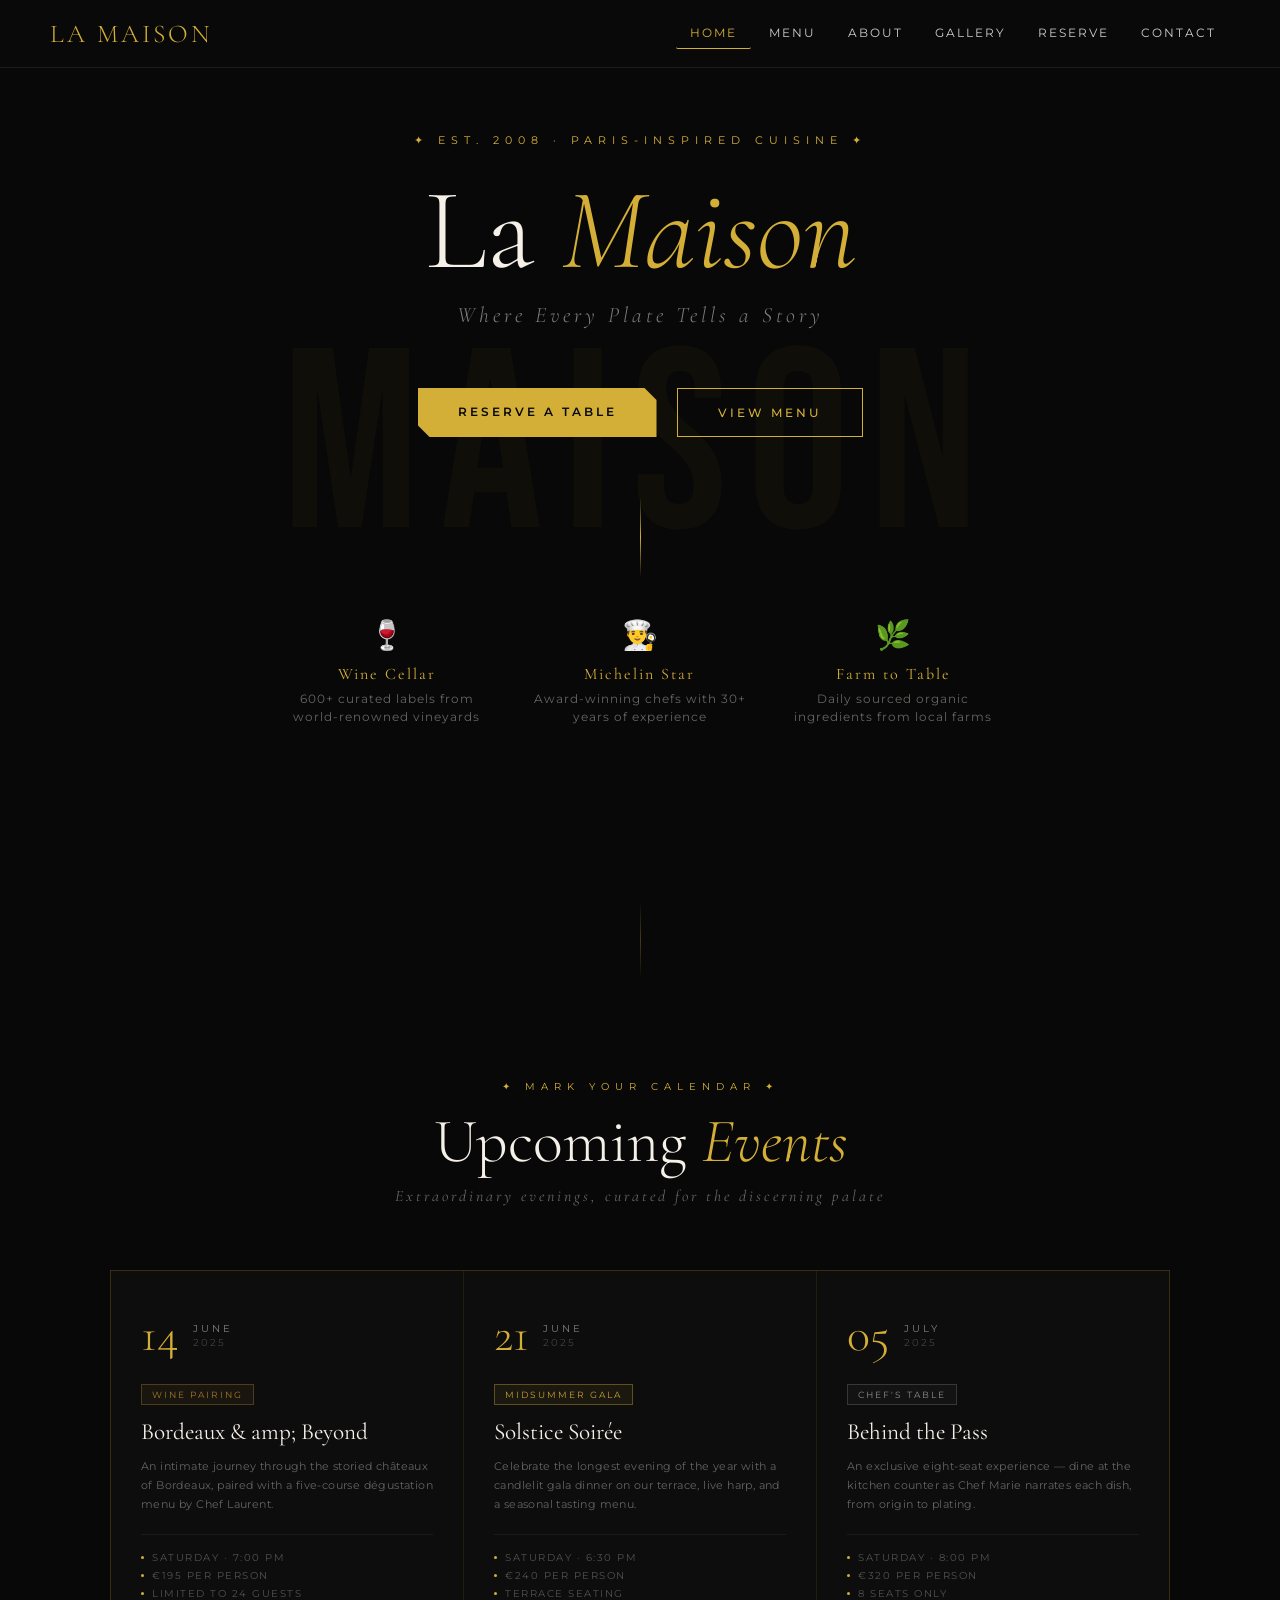
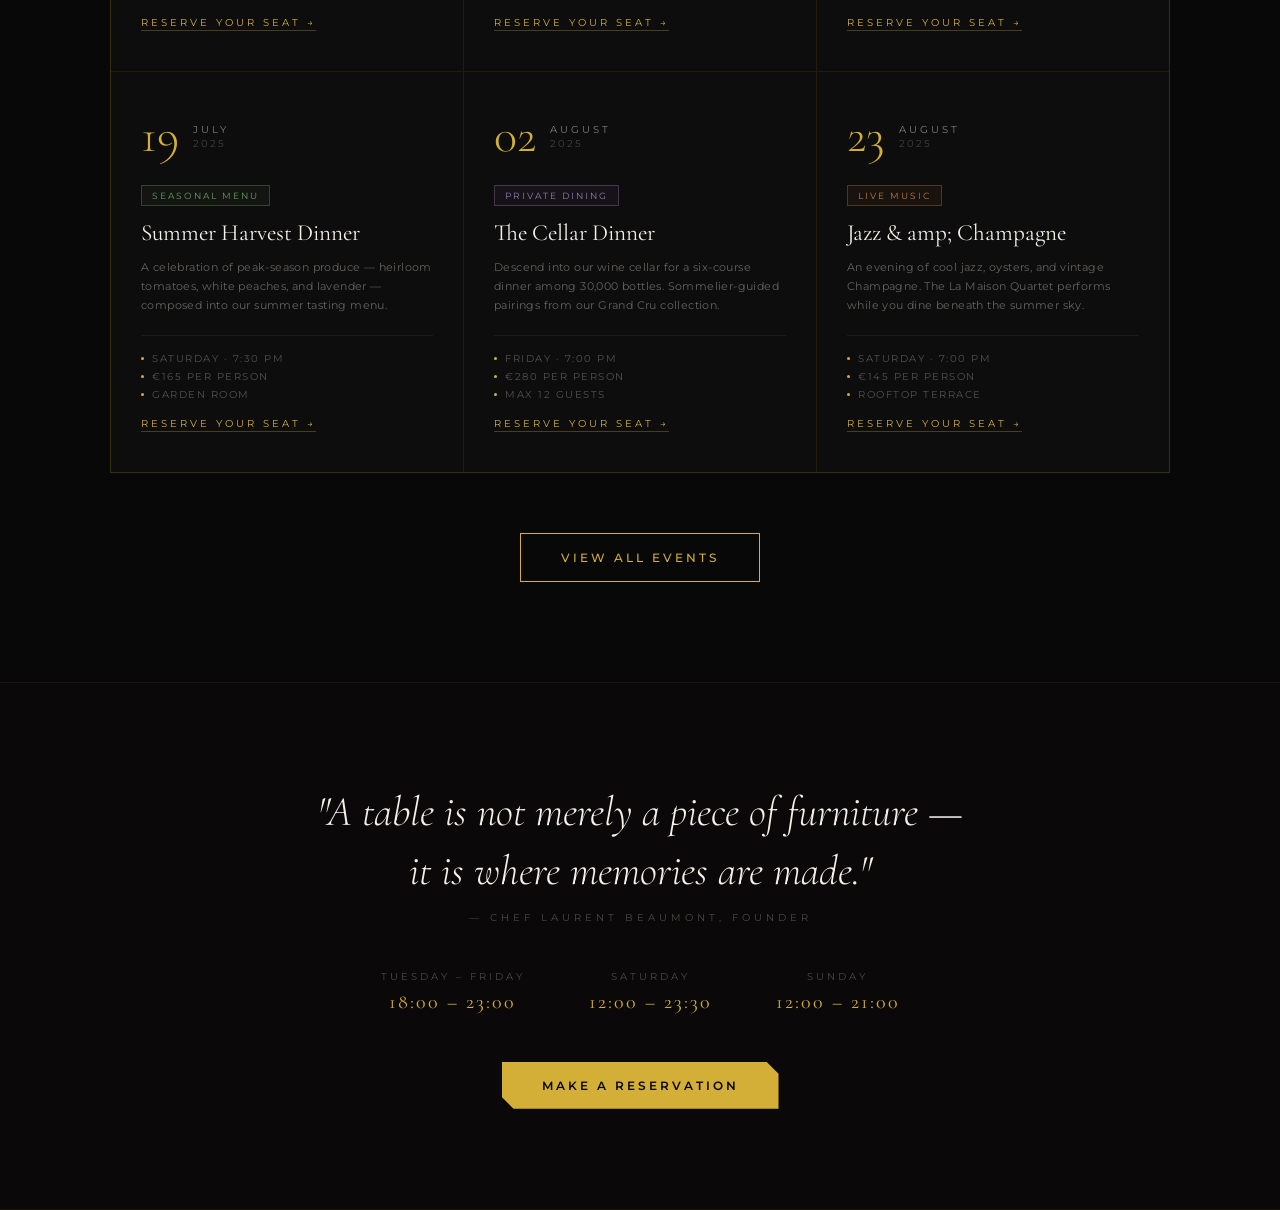
<file: index.html>
<!DOCTYPE html>
<html lang="en">

<head>
  <meta charset="UTF-8">
  <meta name="viewport" content="width=device-width, initial-scale=1.0">
  <title>La Maison – Home</title>
  <link
    href="https://fonts.googleapis.com/css2?family=Cormorant+Garamond:ital,wght@0,300;0,400;0,600;1,300;1,400&family=Montserrat:wght@300;400;500;600&family=Playfair+Display:ital,wght@0,700;1,400&family=Bebas+Neue&display=swap"
    rel="stylesheet">
  <link rel="stylesheet" href="global.css">
  <link rel="stylesheet" href="home.css">
</head>

<body>

  <!-- GLOBAL NAV -->
  <nav class="global-nav">
    <a href="index.html" class="nav-logo">LA MAISON</a>
    <div class="nav-links">
      <a href="index.html" class="nav-btn active-page">Home</a>
      <a href="menu.html" class="nav-btn">Menu</a>
      <a href="about.html" class="nav-btn">About</a>
      <a href="gallery.html" class="nav-btn">Gallery</a>
      <a href="reservations.html" class="nav-btn">Reserve</a>
      <a href="contact.html" class="nav-btn">Contact</a>
    </div>
  </nav>

  <!-- ===== HERO ===== -->
  <section class="p1-hero">
    <div class="p1-bg-text">MAISON</div>
    <p class="p1-tag">✦ Est. 2008 · Paris-Inspired Cuisine ✦</p>
    <h1 class="p1-title">La <em>Maison</em></h1>
    <p class="p1-subtitle">Where Every Plate Tells a Story</p>
    <div class="p1-cta-wrap">
      <a href="reservations.html" class="btn-gold">Reserve a Table</a>
      <a href="menu.html" class="btn-outline">View Menu</a>
    </div>
    <div class="p1-divider"></div>
    <div class="p1-features">
      <div class="p1-feat">
        <div class="p1-feat-icon">🍷</div>
        <div class="p1-feat-title">Wine Cellar</div>
        <div class="p1-feat-desc">600+ curated labels from world-renowned vineyards</div>
      </div>
      <div class="p1-feat">
        <div class="p1-feat-icon">👨‍🍳</div>
        <div class="p1-feat-title">Michelin Star</div>
        <div class="p1-feat-desc">Award-winning chefs with 30+ years of experience</div>
      </div>
      <div class="p1-feat">
        <div class="p1-feat-icon">🌿</div>
        <div class="p1-feat-title">Farm to Table</div>
        <div class="p1-feat-desc">Daily sourced organic ingredients from local farms</div>
      </div>
    </div>
  </section>

  <!-- Section transition line -->
  <div class="section-line-divider"></div>

  <!-- ===== UPCOMING EVENTS ===== -->
  <section class="events-section">
    <p class="section-eyebrow">✦ Mark Your Calendar ✦</p>
    <h2 class="section-heading">Upcoming <em>Events</em></h2>
    <p class="section-subline">Extraordinary evenings, curated for the discerning palate</p>

    <div class="events-grid">

      <!-- Event 1 -->
      <div class="event-card">
        <div class="event-date-block">
          <div class="event-day">14</div>
          <div class="event-month-year">
            <span class="event-month">June</span>
            <span class="event-year">2025</span>
          </div>
        </div>
        <span class="event-badge badge-wine">Wine Pairing</span>
        <div class="event-name">Bordeaux & amp; Beyond</div>
        <div class="event-desc">An intimate journey through the storied châteaux of Bordeaux, paired with a five-course
          dégustation menu by Chef Laurent.</div>
        <div class="event-meta">
          <div class="event-meta-row"><span class="event-meta-dot"></span> Saturday · 7:00 PM</div>
          <div class="event-meta-row"><span class="event-meta-dot"></span> €195 per person</div>
          <div class="event-meta-row"><span class="event-meta-dot"></span> Limited to 24 guests</div>
        </div>
        <a href="reservations.html" class="event-reserve-link">Reserve Your Seat →</a>
      </div>

      <!-- Event 2 -->
      <div class="event-card">
        <div class="event-date-block">
          <div class="event-day">21</div>
          <div class="event-month-year">
            <span class="event-month">June</span>
            <span class="event-year">2025</span>
          </div>
        </div>
        <span class="event-badge badge-gala">Midsummer Gala</span>
        <div class="event-name">Solstice Soirée</div>
        <div class="event-desc">Celebrate the longest evening of the year with a candlelit gala dinner on our terrace,
          live harp, and a seasonal tasting menu.</div>
        <div class="event-meta">
          <div class="event-meta-row"><span class="event-meta-dot"></span> Saturday · 6:30 PM</div>
          <div class="event-meta-row"><span class="event-meta-dot"></span> €240 per person</div>
          <div class="event-meta-row"><span class="event-meta-dot"></span> Terrace seating</div>
        </div>
        <a href="reservations.html" class="event-reserve-link">Reserve Your Seat →</a>
      </div>

      <!-- Event 3 -->
      <div class="event-card">
        <div class="event-date-block">
          <div class="event-day">05</div>
          <div class="event-month-year">
            <span class="event-month">July</span>
            <span class="event-year">2025</span>
          </div>
        </div>
        <span class="event-badge badge-chef">Chef's Table</span>
        <div class="event-name">Behind the Pass</div>
        <div class="event-desc">An exclusive eight-seat experience — dine at the kitchen counter as Chef Marie narrates
          each dish, from origin to plating.</div>
        <div class="event-meta">
          <div class="event-meta-row"><span class="event-meta-dot"></span> Saturday · 8:00 PM</div>
          <div class="event-meta-row"><span class="event-meta-dot"></span> €320 per person</div>
          <div class="event-meta-row"><span class="event-meta-dot"></span> 8 seats only</div>
        </div>
        <a href="reservations.html" class="event-reserve-link">Reserve Your Seat →</a>
      </div>

      <!-- Event 4 -->
      <div class="event-card">
        <div class="event-date-block">
          <div class="event-day">19</div>
          <div class="event-month-year">
            <span class="event-month">July</span>
            <span class="event-year">2025</span>
          </div>
        </div>
        <span class="event-badge badge-seasonal">Seasonal Menu</span>
        <div class="event-name">Summer Harvest Dinner</div>
        <div class="event-desc">A celebration of peak-season produce — heirloom tomatoes, white peaches, and lavender —
          composed into our summer tasting menu.</div>
        <div class="event-meta">
          <div class="event-meta-row"><span class="event-meta-dot"></span> Saturday · 7:30 PM</div>
          <div class="event-meta-row"><span class="event-meta-dot"></span> €165 per person</div>
          <div class="event-meta-row"><span class="event-meta-dot"></span> Garden Room</div>
        </div>
        <a href="reservations.html" class="event-reserve-link">Reserve Your Seat →</a>
      </div>

      <!-- Event 5 -->
      <div class="event-card">
        <div class="event-date-block">
          <div class="event-day">02</div>
          <div class="event-month-year">
            <span class="event-month">August</span>
            <span class="event-year">2025</span>
          </div>
        </div>
        <span class="event-badge badge-private">Private Dining</span>
        <div class="event-name">The Cellar Dinner</div>
        <div class="event-desc">Descend into our wine cellar for a six-course dinner among 30,000 bottles.
          Sommelier-guided pairings from our Grand Cru collection.</div>
        <div class="event-meta">
          <div class="event-meta-row"><span class="event-meta-dot"></span> Friday · 7:00 PM</div>
          <div class="event-meta-row"><span class="event-meta-dot"></span> €280 per person</div>
          <div class="event-meta-row"><span class="event-meta-dot"></span> Max 12 guests</div>
        </div>
        <a href="reservations.html" class="event-reserve-link">Reserve Your Seat →</a>
      </div>

      <!-- Event 6 -->
      <div class="event-card">
        <div class="event-date-block">
          <div class="event-day">23</div>
          <div class="event-month-year">
            <span class="event-month">August</span>
            <span class="event-year">2025</span>
          </div>
        </div>
        <span class="event-badge badge-live">Live Music</span>
        <div class="event-name">Jazz & amp; Champagne</div>
        <div class="event-desc">An evening of cool jazz, oysters, and vintage Champagne. The La Maison Quartet performs
          while you dine beneath the summer sky.</div>
        <div class="event-meta">
          <div class="event-meta-row"><span class="event-meta-dot"></span> Saturday · 7:00 PM</div>
          <div class="event-meta-row"><span class="event-meta-dot"></span> €145 per person</div>
          <div class="event-meta-row"><span class="event-meta-dot"></span> Rooftop Terrace</div>
        </div>
        <a href="reservations.html" class="event-reserve-link">Reserve Your Seat →</a>
      </div>

    </div><!-- /.events-grid -->

    <div class="events-cta">
      <a href="reservations.html" class="btn-outline">View All Events</a>
    </div>
  </section>

  <!-- ===== RESERVATION CTA ===== -->
  <section class="reserve-section">
    <p class="reserve-quote">
      "A table is not merely a piece of furniture —<br>
      it is where memories are made."
    </p>
    <p class="reserve-attr">— Chef Laurent Beaumont, Founder</p>

    <div class="reserve-hours">
      <div class="hour-block">
        <div class="hour-label">Tuesday – Friday</div>
        <div class="hour-time">18:00 – 23:00</div>
      </div>
      <div class="hour-block">
        <div class="hour-label">Saturday</div>
        <div class="hour-time">12:00 – 23:30</div>
      </div>
      <div class="hour-block">
        <div class="hour-label">Sunday</div>
        <div class="hour-time">12:00 – 21:00</div>
      </div>
    </div>

    <a href="reservations.html" class="btn-gold">Make a Reservation</a>
  </section>

</body>

</html>
</file>
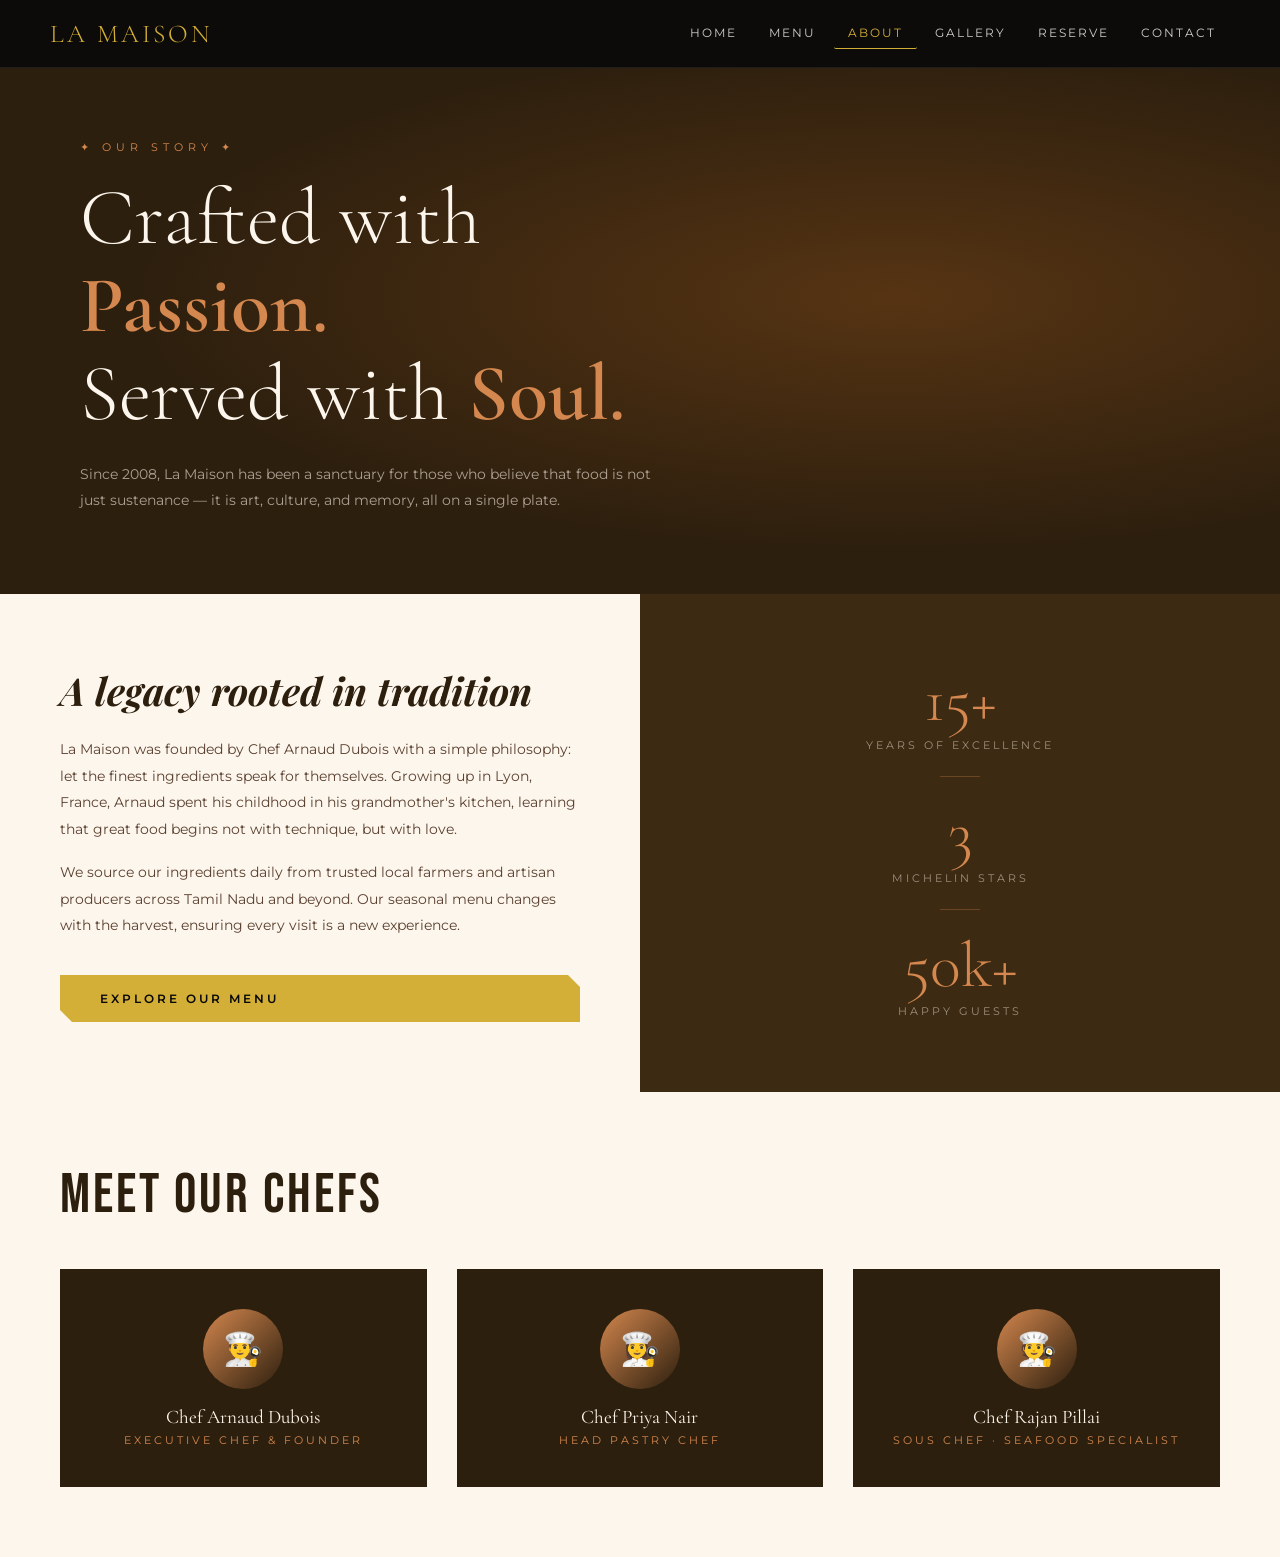
<file: about.html>
<!DOCTYPE html>
<html lang="en">

<head>
  <meta charset="UTF-8">
  <meta name="viewport" content="width=device-width, initial-scale=1.0">
  <title>La Maison – About</title>
  <link
    href="https://fonts.googleapis.com/css2?family=Cormorant+Garamond:ital,wght@0,300;0,400;0,600;1,300;1,400&family=Montserrat:wght@300;400;500;600&family=Playfair+Display:ital,wght@0,700;1,400&family=Bebas+Neue&display=swap"
    rel="stylesheet">
  <link rel="stylesheet" href="global.css">
  <link rel="stylesheet" href="about.css">
</head>

<body>

  <!-- GLOBAL NAV -->
  <nav class="global-nav">
    <a href="index.html" class="nav-logo">LA MAISON</a>
    <div class="nav-links">
      <a href="index.html" class="nav-btn">Home</a>
      <a href="menu.html" class="nav-btn">Menu</a>
      <a href="about.html" class="nav-btn active-page">About</a>
      <a href="gallery.html" class="nav-btn">Gallery</a>
      <a href="reservations.html" class="nav-btn">Reserve</a>
      <a href="contact.html" class="nav-btn">Contact</a>
    </div>
  </nav>

  <!-- PAGE 3: ABOUT -->
  <div class="p3-wrap">

    <div class="p3-hero">
      <div class="p3-hero-content">
        <p class="p3-hero-tag">✦ Our Story ✦</p>
        <h2 class="p3-hero-title">Crafted with <strong>Passion.</strong><br>Served with <strong>Soul.</strong></h2>
        <p class="p3-hero-desc">Since 2008, La Maison has been a sanctuary for those who believe that food is not just
          sustenance — it is art, culture, and memory, all on a single plate.</p>
      </div>
    </div>

    <div class="p3-story">
      <div class="p3-story-text">
        <h3>A legacy rooted in tradition</h3>
        <p>La Maison was founded by Chef Arnaud Dubois with a simple philosophy: let the finest ingredients speak for
          themselves. Growing up in Lyon, France, Arnaud spent his childhood in his grandmother's kitchen, learning that
          great food begins not with technique, but with love.</p>
        <p>We source our ingredients daily from trusted local farmers and artisan producers across Tamil Nadu and
          beyond. Our seasonal menu changes with the harvest, ensuring every visit is a new experience.</p>
        <a href="menu.html" class="btn-gold" style="margin-top: 20px;">Explore Our Menu</a>
      </div>
      <div class="p3-story-visual">
        <div class="p3-stat">
          <div class="p3-stat-num">15+</div>
          <div class="p3-stat-label">Years of Excellence</div>
        </div>
        <div class="p3-stat-divider"></div>
        <div class="p3-stat">
          <div class="p3-stat-num">3</div>
          <div class="p3-stat-label">Michelin Stars</div>
        </div>
        <div class="p3-stat-divider"></div>
        <div class="p3-stat">
          <div class="p3-stat-num">50k+</div>
          <div class="p3-stat-label">Happy Guests</div>
        </div>
      </div>
    </div>

    <div class="p3-chefs">
      <div class="p3-chefs-title">Meet Our Chefs</div>
      <div class="p3-chef-grid">
        <div class="p3-chef-card">
          <div class="p3-chef-avatar">👨‍🍳</div>
          <div class="p3-chef-name">Chef Arnaud Dubois</div>
          <div class="p3-chef-role">Executive Chef &amp; Founder</div>
        </div>
        <div class="p3-chef-card">
          <div class="p3-chef-avatar">👩‍🍳</div>
          <div class="p3-chef-name">Chef Priya Nair</div>
          <div class="p3-chef-role">Head Pastry Chef</div>
        </div>
        <div class="p3-chef-card">
          <div class="p3-chef-avatar">🧑‍🍳</div>
          <div class="p3-chef-name">Chef Rajan Pillai</div>
          <div class="p3-chef-role">Sous Chef · Seafood Specialist</div>
        </div>
      </div>
    </div>

  </div>

</body>

</html>
</file>
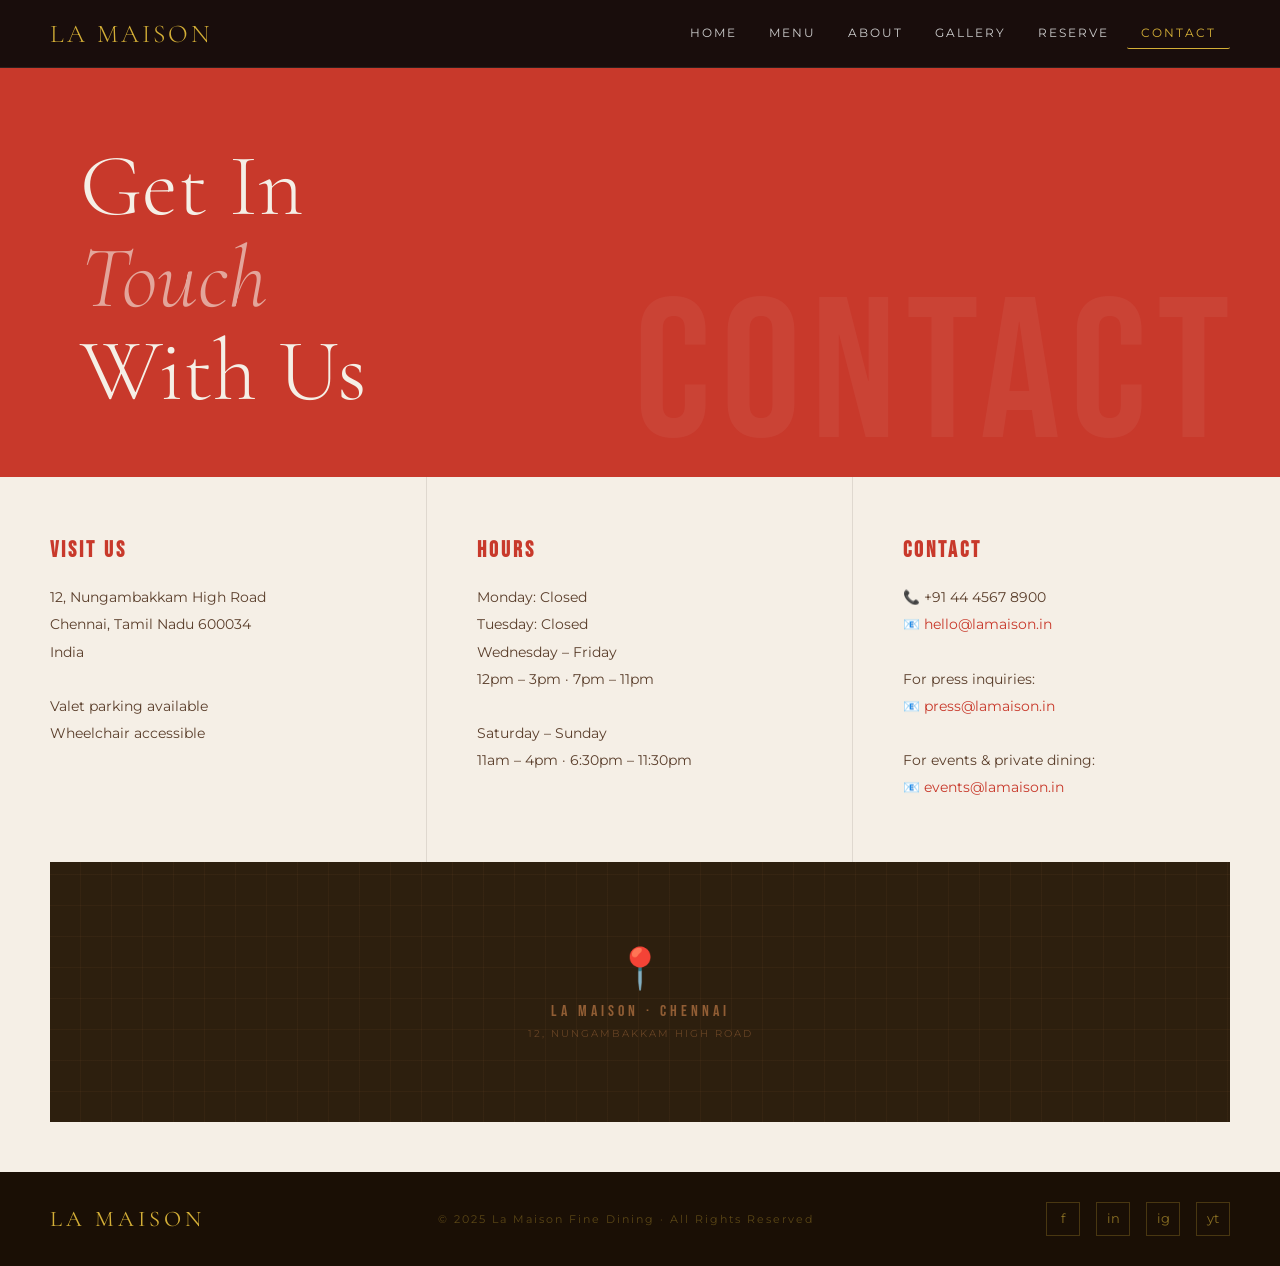
<file: contact.html>
<!DOCTYPE html>
<html lang="en">

<head>
  <meta charset="UTF-8">
  <meta name="viewport" content="width=device-width, initial-scale=1.0">
  <title>La Maison – Contact</title>
  <link
    href="https://fonts.googleapis.com/css2?family=Cormorant+Garamond:ital,wght@0,300;0,400;0,600;1,300;1,400&family=Montserrat:wght@300;400;500;600&family=Playfair+Display:ital,wght@0,700;1,400&family=Bebas+Neue&display=swap"
    rel="stylesheet">
  <link rel="stylesheet" href="global.css">
  <link rel="stylesheet" href="contact.css">
</head>

<body>

  <!-- GLOBAL NAV -->
  <nav class="global-nav">
    <a href="index.html" class="nav-logo">LA MAISON</a>
    <div class="nav-links">
      <a href="index.html" class="nav-btn">Home</a>
      <a href="menu.html" class="nav-btn">Menu</a>
      <a href="about.html" class="nav-btn">About</a>
      <a href="gallery.html" class="nav-btn">Gallery</a>
      <a href="reservations.html" class="nav-btn">Reserve</a>
      <a href="contact.html" class="nav-btn active-page">Contact</a>
    </div>
  </nav>

  <!-- PAGE 6: CONTACT -->
  <div class="p6-wrap">

    <div class="p6-top">
      <h2>Get In<br><em>Touch</em><br>With Us</h2>
    </div>

    <div class="p6-body">
      <div class="p6-col">
        <h4>Visit Us</h4>
        <p>
          12, Nungambakkam High Road<br>
          Chennai, Tamil Nadu 600034<br>
          India<br><br>
          Valet parking available<br>
          Wheelchair accessible
        </p>
      </div>
      <div class="p6-col">
        <h4>Hours</h4>
        <p>
          Monday: Closed<br>
          Tuesday: Closed<br>
          Wednesday – Friday<br>
          12pm – 3pm · 7pm – 11pm<br><br>
          Saturday – Sunday<br>
          11am – 4pm · 6:30pm – 11:30pm
        </p>
      </div>
      <div class="p6-col">
        <h4>Contact</h4>
        <p>
          📞 +91 44 4567 8900<br>
          📧 <a href="mailto:hello@lamaison.in">hello@lamaison.in</a><br><br>
          For press inquiries:<br>
          📧 <a href="mailto:press@lamaison.in">press@lamaison.in</a><br><br>
          For events &amp; private dining:<br>
          📧 <a href="mailto:events@lamaison.in">events@lamaison.in</a>
        </p>
      </div>
    </div>

    <div class="p6-map-mock">
      <div class="p6-map-content">
        <div class="p6-map-pin">📍</div>
        <div class="p6-map-label">LA MAISON · CHENNAI</div>
        <div class="p6-map-address">12, NUNGAMBAKKAM HIGH ROAD</div>
      </div>
    </div>

    <div class="p6-footer">
      <div class="p6-footer-logo">LA MAISON</div>
      <div class="p6-footer-copy">© 2025 La Maison Fine Dining · All Rights Reserved</div>
      <div class="p6-social">
        <a href="#" aria-label="Facebook">f</a>
        <a href="#" aria-label="LinkedIn">in</a>
        <a href="#" aria-label="Instagram">ig</a>
        <a href="#" aria-label="YouTube">yt</a>
      </div>
    </div>

  </div>

</body>

</html>
</file>
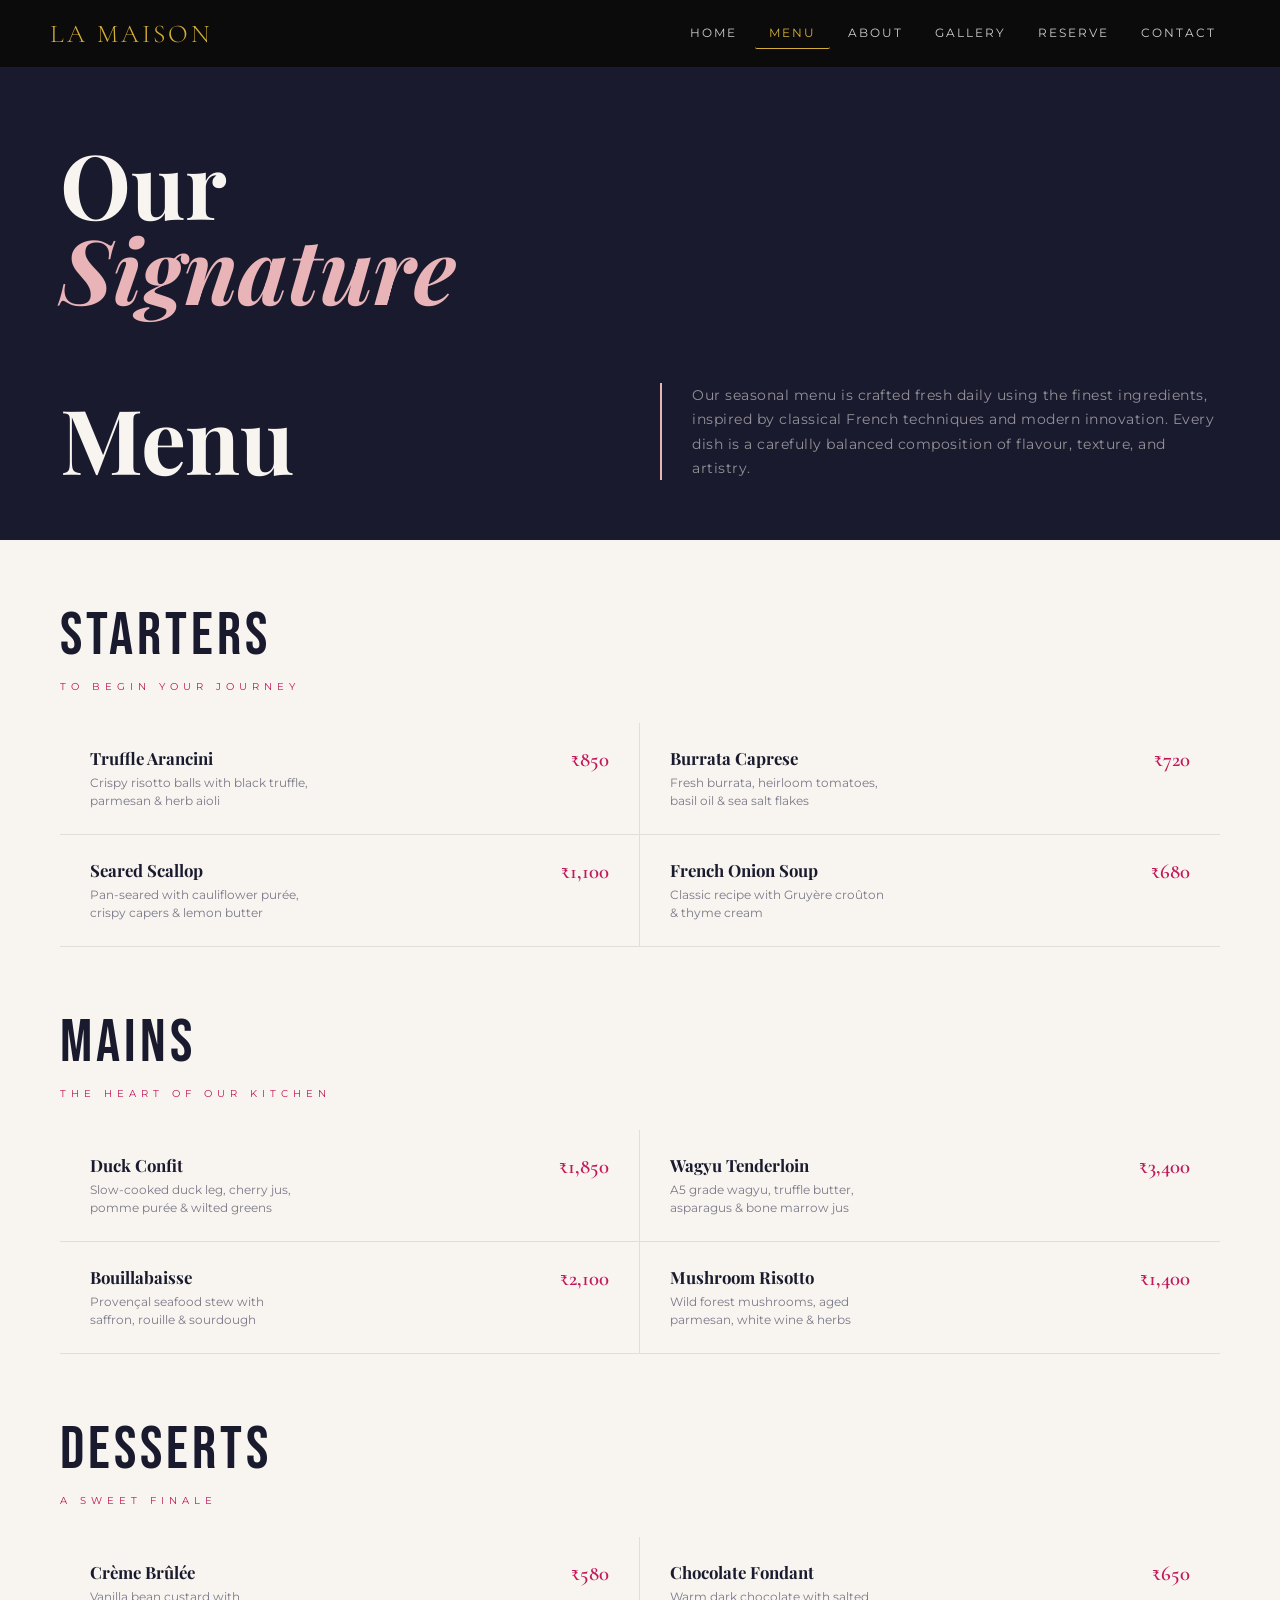
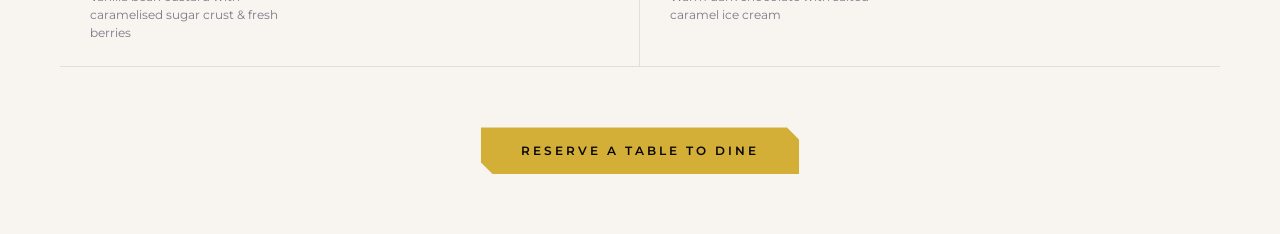
<file: menu.html>
<!DOCTYPE html>
<html lang="en">

<head>
  <meta charset="UTF-8">
  <meta name="viewport" content="width=device-width, initial-scale=1.0">
  <title>La Maison – Menu</title>
  <link
    href="https://fonts.googleapis.com/css2?family=Cormorant+Garamond:ital,wght@0,300;0,400;0,600;1,300;1,400&family=Montserrat:wght@300;400;500;600&family=Playfair+Display:ital,wght@0,700;1,400&family=Bebas+Neue&display=swap"
    rel="stylesheet">
  <link rel="stylesheet" href="global.css">
  <link rel="stylesheet" href="menu.css">
</head>

<body>

  <!-- GLOBAL NAV -->
  <nav class="global-nav">
    <a href="index.html" class="nav-logo">LA MAISON</a>
    <div class="nav-links">
      <a href="index.html" class="nav-btn">Home</a>
      <a href="menu.html" class="nav-btn active-page">Menu</a>
      <a href="about.html" class="nav-btn">About</a>
      <a href="gallery.html" class="nav-btn">Gallery</a>
      <a href="reservations.html" class="nav-btn">Reserve</a>
      <a href="contact.html" class="nav-btn">Contact</a>
    </div>
  </nav>

  <!-- PAGE 2: MENU -->
  <div class="p2-wrap">
    <div class="p2-header">
      <div class="p2-header-left">
        <h2>Our<br><span>Signature</span><br>Menu</h2>
      </div>
      <div class="p2-header-right">
        Our seasonal menu is crafted fresh daily using the finest ingredients, inspired by classical French techniques
        and modern innovation. Every dish is a carefully balanced composition of flavour, texture, and artistry.
      </div>
    </div>

    <div class="p2-menu-body">

      <!-- STARTERS -->
      <div class="p2-section-title">Starters</div>
      <p class="p2-cat-label">To Begin Your Journey</p>
      <div class="p2-menu-grid">
        <div class="p2-item">
          <div class="p2-item-info">
            <h4>Truffle Arancini</h4>
            <p>Crispy risotto balls with black truffle, parmesan &amp; herb aioli</p>
          </div>
          <div class="p2-item-price">₹850</div>
        </div>
        <div class="p2-item">
          <div class="p2-item-info">
            <h4>Burrata Caprese</h4>
            <p>Fresh burrata, heirloom tomatoes, basil oil &amp; sea salt flakes</p>
          </div>
          <div class="p2-item-price">₹720</div>
        </div>
        <div class="p2-item">
          <div class="p2-item-info">
            <h4>Seared Scallop</h4>
            <p>Pan-seared with cauliflower purée, crispy capers &amp; lemon butter</p>
          </div>
          <div class="p2-item-price">₹1,100</div>
        </div>
        <div class="p2-item">
          <div class="p2-item-info">
            <h4>French Onion Soup</h4>
            <p>Classic recipe with Gruyère croûton &amp; thyme cream</p>
          </div>
          <div class="p2-item-price">₹680</div>
        </div>
      </div>

      <!-- MAINS -->
      <div class="p2-section-title">Mains</div>
      <p class="p2-cat-label">The Heart of Our Kitchen</p>
      <div class="p2-menu-grid">
        <div class="p2-item">
          <div class="p2-item-info">
            <h4>Duck Confit</h4>
            <p>Slow-cooked duck leg, cherry jus, pomme purée &amp; wilted greens</p>
          </div>
          <div class="p2-item-price">₹1,850</div>
        </div>
        <div class="p2-item">
          <div class="p2-item-info">
            <h4>Wagyu Tenderloin</h4>
            <p>A5 grade wagyu, truffle butter, asparagus &amp; bone marrow jus</p>
          </div>
          <div class="p2-item-price">₹3,400</div>
        </div>
        <div class="p2-item">
          <div class="p2-item-info">
            <h4>Bouillabaisse</h4>
            <p>Provençal seafood stew with saffron, rouille &amp; sourdough</p>
          </div>
          <div class="p2-item-price">₹2,100</div>
        </div>
        <div class="p2-item">
          <div class="p2-item-info">
            <h4>Mushroom Risotto</h4>
            <p>Wild forest mushrooms, aged parmesan, white wine &amp; herbs</p>
          </div>
          <div class="p2-item-price">₹1,400</div>
        </div>
      </div>

      <!-- DESSERTS -->
      <div class="p2-section-title">Desserts</div>
      <p class="p2-cat-label">A Sweet Finale</p>
      <div class="p2-menu-grid">
        <div class="p2-item">
          <div class="p2-item-info">
            <h4>Crème Brûlée</h4>
            <p>Vanilla bean custard with caramelised sugar crust &amp; fresh berries</p>
          </div>
          <div class="p2-item-price">₹580</div>
        </div>
        <div class="p2-item">
          <div class="p2-item-info">
            <h4>Chocolate Fondant</h4>
            <p>Warm dark chocolate with salted caramel ice cream</p>
          </div>
          <div class="p2-item-price">₹650</div>
        </div>
      </div>

      <div class="p2-cta-wrap">
        <a href="reservations.html" class="btn-gold">Reserve a Table to Dine</a>
      </div>

    </div>
  </div>

</body>

</html>
</file>
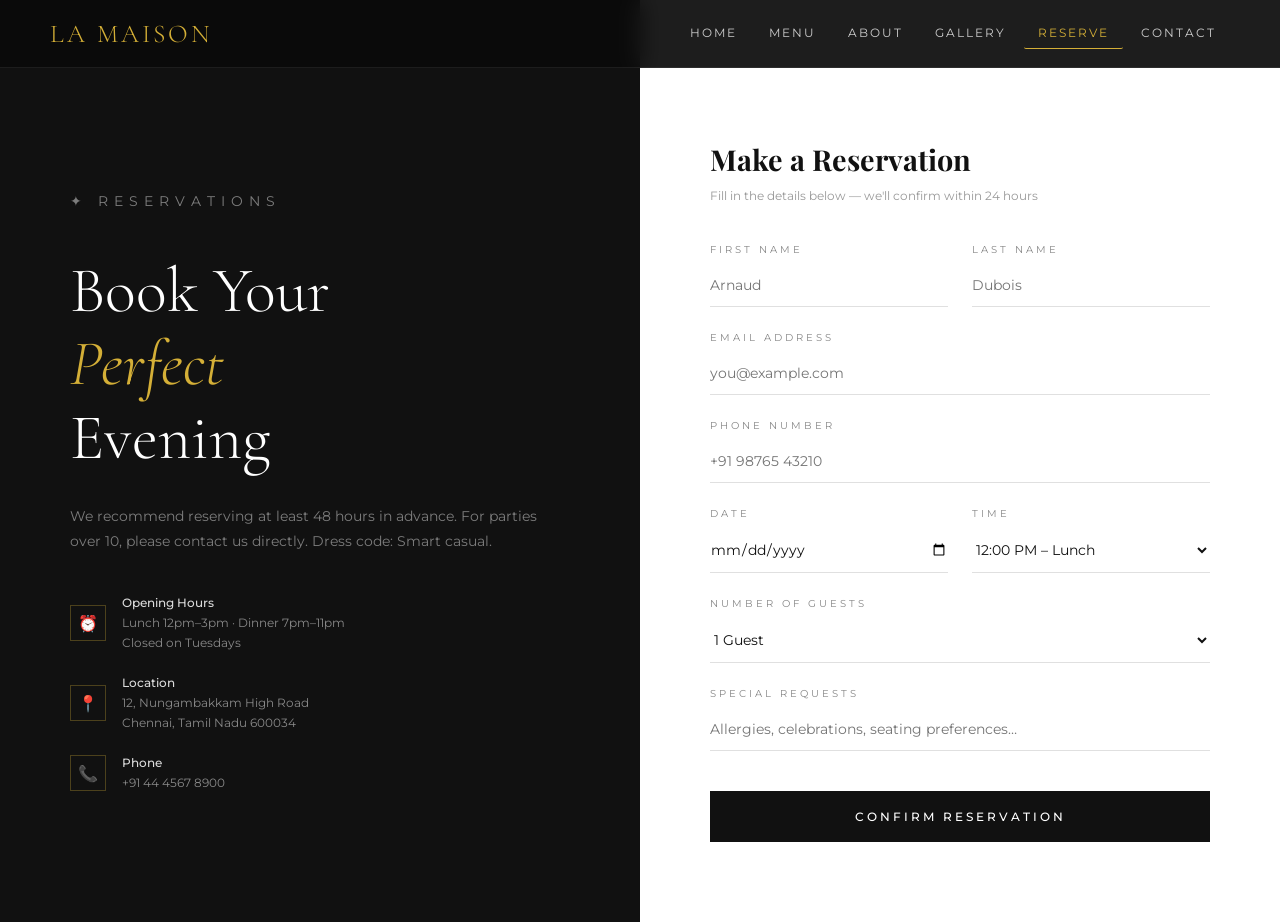
<file: reservations.html>
<!DOCTYPE html>
<html lang="en">

<head>
  <meta charset="UTF-8">
  <meta name="viewport" content="width=device-width, initial-scale=1.0">
  <title>La Maison – Reservations</title>
  <link
    href="https://fonts.googleapis.com/css2?family=Cormorant+Garamond:ital,wght@0,300;0,400;0,600;1,300;1,400&family=Montserrat:wght@300;400;500;600&family=Playfair+Display:ital,wght@0,700;1,400&family=Bebas+Neue&display=swap"
    rel="stylesheet">
  <link rel="stylesheet" href="global.css">
  <link rel="stylesheet" href="reservations.css">
</head>

<body>

  <!-- GLOBAL NAV -->
  <nav class="global-nav">
    <a href="index.html" class="nav-logo">LA MAISON</a>
    <div class="nav-links">
      <a href="index.html" class="nav-btn">Home</a>
      <a href="menu.html" class="nav-btn">Menu</a>
      <a href="about.html" class="nav-btn">About</a>
      <a href="gallery.html" class="nav-btn">Gallery</a>
      <a href="reservations.html" class="nav-btn active-page">Reserve</a>
      <a href="contact.html" class="nav-btn">Contact</a>
    </div>
  </nav>

  <!-- PAGE 5: RESERVATIONS -->
  <div class="p5-split">

    <!-- LEFT INFO PANEL -->
    <div class="p5-left">
      <p class="p5-left-tag">✦ Reservations</p>
      <h2>Book Your<br><em>Perfect</em><br>Evening</h2>
      <p>We recommend reserving at least 48 hours in advance. For parties over 10, please contact us directly. Dress
        code: Smart casual.</p>
      <div class="p5-info-row">
        <div class="p5-info-item">
          <div class="p5-info-icon">⏰</div>
          <div class="p5-info-text">
            <strong>Opening Hours</strong>
            Lunch 12pm–3pm · Dinner 7pm–11pm<br>Closed on Tuesdays
          </div>
        </div>
        <div class="p5-info-item">
          <div class="p5-info-icon">📍</div>
          <div class="p5-info-text">
            <strong>Location</strong>
            12, Nungambakkam High Road<br>Chennai, Tamil Nadu 600034
          </div>
        </div>
        <div class="p5-info-item">
          <div class="p5-info-icon">📞</div>
          <div class="p5-info-text">
            <strong>Phone</strong>+91 44 4567 8900
          </div>
        </div>
      </div>
    </div>

    <!-- RIGHT FORM PANEL -->
    <div class="p5-right">
      <h3 class="p5-form-title">Make a Reservation</h3>
      <p class="p5-form-sub">Fill in the details below — we'll confirm within 24 hours</p>

      <form action="#" method="post">
        <div class="p5-row">
          <div class="p5-field">
            <label for="fname">First Name</label>
            <input type="text" id="fname" name="fname" placeholder="Arnaud">
          </div>
          <div class="p5-field">
            <label for="lname">Last Name</label>
            <input type="text" id="lname" name="lname" placeholder="Dubois">
          </div>
        </div>
        <div class="p5-field">
          <label for="email">Email Address</label>
          <input type="email" id="email" name="email" placeholder="you@example.com">
        </div>
        <div class="p5-field">
          <label for="phone">Phone Number</label>
          <input type="tel" id="phone" name="phone" placeholder="+91 98765 43210">
        </div>
        <div class="p5-row">
          <div class="p5-field">
            <label for="date">Date</label>
            <input type="date" id="date" name="date">
          </div>
          <div class="p5-field">
            <label for="time">Time</label>
            <select id="time" name="time">
              <option>12:00 PM – Lunch</option>
              <option>1:00 PM – Lunch</option>
              <option>7:00 PM – Dinner</option>
              <option>8:00 PM – Dinner</option>
              <option>9:00 PM – Dinner</option>
            </select>
          </div>
        </div>
        <div class="p5-field">
          <label for="guests">Number of Guests</label>
          <select id="guests" name="guests">
            <option>1 Guest</option>
            <option>2 Guests</option>
            <option>3 Guests</option>
            <option>4 Guests</option>
            <option>5–6 Guests</option>
            <option>7–10 Guests</option>
            <option>10+ Guests (contact us)</option>
          </select>
        </div>
        <div class="p5-field">
          <label for="requests">Special Requests</label>
          <input type="text" id="requests" name="requests" placeholder="Allergies, celebrations, seating preferences…">
        </div>
        <button type="submit" class="btn-reserve">Confirm Reservation</button>
      </form>
    </div>

  </div>

</body>

</html>
</file>
<file: global.css>
/* ===== RESET & BASE ===== */
*,
*::before,
*::after {
  margin: 0;
  padding: 0;
  box-sizing: border-box;
}

html {
  scroll-behavior: smooth;
}

body {
  font-family: 'Montserrat', sans-serif;
  overflow-x: hidden;
  background: #0a0a0a;
}

/* ===== GLOBAL NAV ===== */
.global-nav {
  position: fixed;
  top: 0;
  left: 0;
  right: 0;
  z-index: 1000;
  display: flex;
  align-items: center;
  justify-content: space-between;
  padding: 18px 50px;
  background: rgba(10, 10, 10, 0.92);
  backdrop-filter: blur(12px);
  border-bottom: 1px solid rgba(255, 255, 255, 0.08);
}

.nav-logo {
  font-family: 'Cormorant Garamond', serif;
  font-size: 1.6rem;
  color: #d4af37;
  letter-spacing: 3px;
  font-weight: 300;
  text-decoration: none;
}

.nav-links {
  display: flex;
  gap: 4px;
}

.nav-btn {
  color: #ccc;
  text-decoration: none;
  font-family: 'Montserrat', sans-serif;
  font-size: 0.72rem;
  letter-spacing: 2px;
  text-transform: uppercase;
  padding: 8px 14px;
  border-radius: 2px;
  transition: color 0.3s;
  display: inline-block;
}

.nav-btn:hover {
  color: #d4af37;
}

.nav-btn.active-page {
  color: #d4af37;
  border-bottom: 1px solid #d4af37;
}

/* ===== SHARED BUTTONS ===== */
.btn-gold {
  display: inline-block;
  background: #d4af37;
  color: #080808;
  text-decoration: none;
  font-family: 'Montserrat', sans-serif;
  font-size: 0.75rem;
  letter-spacing: 3px;
  text-transform: uppercase;
  padding: 16px 40px;
  font-weight: 600;
  transition: all 0.3s;
  clip-path: polygon(0 0, calc(100% - 12px) 0, 100% 12px, 100% 100%, 12px 100%, 0 calc(100% - 12px));
}

.btn-gold:hover {
  background: #f5f0e8;
  transform: translateY(-2px);
}

.btn-outline {
  display: inline-block;
  background: transparent;
  color: #d4af37;
  border: 1px solid #d4af37;
  text-decoration: none;
  font-family: 'Montserrat', sans-serif;
  font-size: 0.75rem;
  letter-spacing: 3px;
  text-transform: uppercase;
  padding: 16px 40px;
  font-weight: 500;
  transition: all 0.3s;
}

.btn-outline:hover {
  background: rgba(212, 175, 55, 0.1);
  transform: translateY(-2px);
}

.btn-dark {
  display: inline-block;
  background: #1c1c1c;
  color: #f0ebe3;
  text-decoration: none;
  font-family: 'Montserrat', sans-serif;
  font-size: 0.72rem;
  letter-spacing: 3px;
  text-transform: uppercase;
  padding: 16px 36px;
  font-weight: 500;
  transition: all 0.3s;
}

.btn-dark:hover {
  background: #ff4d00;
}

/* ===== ANIMATIONS ===== */
@keyframes fadeIn {
  from {
    opacity: 0;
    transform: translateY(20px);
  }

  to {
    opacity: 1;
    transform: translateY(0);
  }
}

@keyframes slideUp {
  from {
    opacity: 0;
    transform: translateY(30px);
  }

  to {
    opacity: 1;
    transform: translateY(0);
  }
}

/* ===== RESPONSIVE NAV ===== */
@media (max-width: 900px) {
  .global-nav {
    padding: 16px 20px;
  }

  .nav-btn {
    font-size: 0.6rem;
    padding: 6px 8px;
    letter-spacing: 1px;
  }
}
</file>
<file: home.css>
body {
  background: #080808;
}

/* ===== HERO ===== */
.p1-hero {
  min-height: 100vh;
  display: flex;
  flex-direction: column;
  align-items: center;
  justify-content: center;
  text-align: center;
  padding: 120px 40px 80px;
  position: relative;
  overflow: hidden;
  animation: fadeIn 0.6s ease both;
}

.p1-bg-text {
  position: absolute;
  font-family: 'Bebas Neue', sans-serif;
  font-size: clamp(120px, 20vw, 280px);
  color: rgba(212, 175, 55, 0.04);
  top: 50%;
  left: 50%;
  transform: translate(-50%, -50%);
  white-space: nowrap;
  user-select: none;
  pointer-events: none;
  letter-spacing: 20px;
}

.p1-tag {
  font-family: 'Montserrat', sans-serif;
  font-size: 0.7rem;
  letter-spacing: 6px;
  color: #d4af37;
  text-transform: uppercase;
  margin-bottom: 24px;
  opacity: 0;
  animation: slideUp 0.8s 0.2s forwards;
}

.p1-title {
  font-family: 'Cormorant Garamond', serif;
  font-size: clamp(56px, 9vw, 120px);
  color: #f5f0e8;
  font-weight: 300;
  line-height: 1.05;
  margin-bottom: 10px;
  opacity: 0;
  animation: slideUp 0.8s 0.4s forwards;
}

.p1-title em {
  color: #d4af37;
  font-style: italic;
}

.p1-subtitle {
  font-family: 'Cormorant Garamond', serif;
  font-size: clamp(16px, 2.5vw, 22px);
  color: rgba(245, 240, 232, 0.5);
  font-weight: 300;
  letter-spacing: 4px;
  margin-bottom: 60px;
  font-style: italic;
  opacity: 0;
  animation: slideUp 0.8s 0.6s forwards;
}

.p1-cta-wrap {
  display: flex;
  gap: 20px;
  flex-wrap: wrap;
  justify-content: center;
  opacity: 0;
  animation: slideUp 0.8s 0.8s forwards;
}

.p1-divider {
  width: 1px;
  height: 80px;
  background: linear-gradient(to bottom, transparent, #d4af37, transparent);
  margin: 60px auto 40px;
}

.p1-features {
  display: grid;
  grid-template-columns: repeat(3, 1fr);
  gap: 40px;
  max-width: 800px;
  margin: 0 auto;
  padding: 0 40px 80px;
  opacity: 0;
  animation: slideUp 0.8s 1s forwards;
}

.p1-feat {
  text-align: center;
}

.p1-feat-icon {
  font-size: 1.8rem;
  margin-bottom: 12px;
}

.p1-feat-title {
  font-family: 'Cormorant Garamond', serif;
  color: #d4af37;
  font-size: 1rem;
  letter-spacing: 2px;
  margin-bottom: 6px;
}

.p1-feat-desc {
  color: rgba(245, 240, 232, 0.4);
  font-size: 0.72rem;
  letter-spacing: 1px;
  line-height: 1.6;
}

/* ===== SECTION DIVIDER ===== */
.section-line-divider {
  width: 1px;
  height: 80px;
  background: linear-gradient(to bottom, transparent, rgba(212, 175, 55, 0.3), transparent);
  margin: 0 auto;
}

/* ===== UPCOMING EVENTS ===== */
.events-section {
  padding: 100px 40px;
  background: #080808;
  text-align: center;
}

.section-eyebrow {
  font-family: 'Montserrat', sans-serif;
  font-size: 0.62rem;
  letter-spacing: 6px;
  color: #d4af37;
  text-transform: uppercase;
  margin-bottom: 16px;
}

.section-heading {
  font-family: 'Cormorant Garamond', serif;
  font-size: clamp(34px, 5vw, 62px);
  color: #f5f0e8;
  font-weight: 300;
  line-height: 1.1;
  margin-bottom: 10px;
}

.section-heading em {
  color: #d4af37;
  font-style: italic;
}

.section-subline {
  font-family: 'Cormorant Garamond', serif;
  font-size: 1rem;
  color: rgba(245, 240, 232, 0.4);
  font-style: italic;
  letter-spacing: 3px;
  margin-bottom: 64px;
}

.events-grid {
  display: grid;
  grid-template-columns: repeat(3, 1fr);
  gap: 1px;
  max-width: 1060px;
  margin: 0 auto;
  background: rgba(212, 175, 55, 0.12);
  border: 1px solid rgba(212, 175, 55, 0.12);
}

.event-card {
  background: #0d0d0d;
  padding: 40px 30px;
  text-align: left;
  transition: background 0.3s;
  position: relative;
  overflow: hidden;
}

.event-card::before {
  content: '';
  position: absolute;
  top: 0;
  left: 0;
  right: 0;
  height: 1px;
  background: transparent;
  transition: background 0.4s;
}

.event-card:hover {
  background: #111;
}

.event-card:hover::before {
  background: linear-gradient(90deg, transparent, #d4af37, transparent);
}

.event-date-block {
  display: flex;
  align-items: center;
  gap: 14px;
  margin-bottom: 24px;
}

.event-day {
  font-family: 'Cormorant Garamond', serif;
  font-size: 3rem;
  color: #d4af37;
  font-weight: 300;
  line-height: 1;
}

.event-month-year {
  display: flex;
  flex-direction: column;
  gap: 2px;
}

.event-month {
  font-family: 'Montserrat', sans-serif;
  font-size: 0.62rem;
  letter-spacing: 3px;
  color: rgba(245, 240, 232, 0.5);
  text-transform: uppercase;
}

.event-year {
  font-family: 'Montserrat', sans-serif;
  font-size: 0.62rem;
  letter-spacing: 2px;
  color: rgba(245, 240, 232, 0.22);
  text-transform: uppercase;
}

.event-badge {
  display: inline-block;
  font-family: 'Montserrat', sans-serif;
  font-size: 0.58rem;
  letter-spacing: 2px;
  text-transform: uppercase;
  padding: 4px 10px;
  border: 1px solid;
  margin-bottom: 14px;
}

.badge-wine     { color: #a07828; border-color: rgba(160,120,40,0.4);   background: rgba(160,120,40,0.08);  }
.badge-gala     { color: #c4a035; border-color: rgba(196,160,53,0.4);   background: rgba(196,160,53,0.08);  }
.badge-chef     { color: #8c8c8c; border-color: rgba(140,140,140,0.3);  background: rgba(140,140,140,0.05); }
.badge-seasonal { color: #6a9e5b; border-color: rgba(106,158,91,0.35);  background: rgba(106,158,91,0.06);  }
.badge-private  { color: #9b7ab5; border-color: rgba(155,122,181,0.35); background: rgba(155,122,181,0.06); }
.badge-live     { color: #c47a3a; border-color: rgba(196,122,58,0.35);  background: rgba(196,122,58,0.06);  }

.event-name {
  font-family: 'Cormorant Garamond', serif;
  font-size: 1.45rem;
  color: #f5f0e8;
  font-weight: 400;
  line-height: 1.2;
  margin-bottom: 10px;
}

.event-desc {
  font-family: 'Montserrat', sans-serif;
  font-size: 0.68rem;
  color: rgba(245, 240, 232, 0.38);
  line-height: 1.75;
  letter-spacing: 0.4px;
  margin-bottom: 20px;
}

.event-meta {
  display: flex;
  flex-direction: column;
  gap: 6px;
  padding-top: 16px;
  border-top: 1px solid rgba(255, 255, 255, 0.06);
}

.event-meta-row {
  display: flex;
  align-items: center;
  gap: 8px;
  font-family: 'Montserrat', sans-serif;
  font-size: 0.62rem;
  letter-spacing: 1.5px;
  color: rgba(245, 240, 232, 0.3);
  text-transform: uppercase;
}

.event-meta-dot {
  width: 3px;
  height: 3px;
  background: #d4af37;
  border-radius: 50%;
  flex-shrink: 0;
}

.event-reserve-link {
  display: inline-block;
  margin-top: 18px;
  font-family: 'Montserrat', sans-serif;
  font-size: 0.6rem;
  letter-spacing: 3px;
  color: #d4af37;
  text-transform: uppercase;
  text-decoration: none;
  border-bottom: 1px solid rgba(212, 175, 55, 0.3);
  padding-bottom: 2px;
  transition: border-color 0.25s;
}

.event-reserve-link:hover {
  border-color: #d4af37;
}

.events-cta {
  margin-top: 60px;
}

/* ===== RESERVATION CTA SECTION ===== */
.reserve-section {
  padding: 100px 40px;
  background: #0a0808;
  text-align: center;
  border-top: 1px solid rgba(212, 175, 55, 0.08);
  border-bottom: 1px solid rgba(212, 175, 55, 0.08);
}

.reserve-quote {
  font-family: 'Cormorant Garamond', serif;
  font-size: clamp(22px, 3.5vw, 42px);
  color: #f5f0e8;
  font-weight: 300;
  font-style: italic;
  line-height: 1.4;
  margin-bottom: 10px;
}

.reserve-attr {
  font-family: 'Montserrat', sans-serif;
  font-size: 0.62rem;
  letter-spacing: 4px;
  color: rgba(245, 240, 232, 0.28);
  text-transform: uppercase;
  margin-bottom: 48px;
}

.reserve-hours {
  display: flex;
  justify-content: center;
  gap: 64px;
  margin-bottom: 48px;
  flex-wrap: wrap;
}

.hour-block {
  text-align: center;
}

.hour-label {
  font-family: 'Montserrat', sans-serif;
  font-size: 0.6rem;
  letter-spacing: 3px;
  color: rgba(245, 240, 232, 0.28);
  text-transform: uppercase;
  margin-bottom: 8px;
}

.hour-time {
  font-family: 'Cormorant Garamond', serif;
  font-size: 1.25rem;
  color: #d4af37;
  letter-spacing: 2px;
}

/* ===== RESPONSIVE ===== */
@media (max-width: 900px) {
  .p1-features {
    grid-template-columns: 1fr;
    gap: 24px;
  }

  .events-grid {
    grid-template-columns: 1fr;
  }

  .reserve-hours {
    gap: 32px;
  }
}
</file>
<file: about.css>
/* ============================================================
   PAGE 3 — ABOUT (Warm Organic Earth Tones)
============================================================ */
body {
  background: #fdf6ec;
}

.p3-wrap {
  animation: fadeIn 0.6s ease both;
}

.p3-hero {
  min-height: 55vh;
  background: #2d1f0e;
  display: flex;
  align-items: center;
  padding: 140px 80px 80px;
  position: relative;
  overflow: hidden;
}

.p3-hero::before {
  content: '';
  position: absolute;
  inset: 0;
  background: radial-gradient(ellipse at 70% 50%, rgba(180, 100, 30, 0.3) 0%, transparent 60%);
}

.p3-hero-content {
  position: relative;
  z-index: 2;
  max-width: 600px;
}

.p3-hero-tag {
  font-size: 0.68rem;
  letter-spacing: 5px;
  color: #d4874e;
  text-transform: uppercase;
  margin-bottom: 20px;
}

.p3-hero-title {
  font-family: 'Cormorant Garamond', serif;
  font-size: clamp(44px, 7vw, 80px);
  color: #fdf6ec;
  font-weight: 300;
  line-height: 1.1;
  margin-bottom: 24px;
}

.p3-hero-title strong {
  font-weight: 600;
  color: #d4874e;
}

.p3-hero-desc {
  color: rgba(253, 246, 236, 0.6);
  font-size: 0.9rem;
  line-height: 1.8;
}

.p3-story {
  display: grid;
  grid-template-columns: 1fr 1fr;
  min-height: 45vh;
}

.p3-story-text {
  padding: 70px 60px;
  background: #fdf6ec;
  display: flex;
  flex-direction: column;
  justify-content: center;
}

.p3-story-text h3 {
  font-family: 'Playfair Display', serif;
  font-size: clamp(28px, 3vw, 40px);
  color: #2d1f0e;
  margin-bottom: 20px;
  font-style: italic;
}

.p3-story-text p {
  color: #5a4030;
  font-size: 0.88rem;
  line-height: 1.9;
  margin-bottom: 16px;
}

.p3-story-visual {
  background: #3d2a12;
  display: flex;
  flex-direction: column;
  align-items: center;
  justify-content: center;
  padding: 60px;
  gap: 24px;
}

.p3-stat {
  text-align: center;
}

.p3-stat-num {
  font-family: 'Cormorant Garamond', serif;
  font-size: 4rem;
  color: #d4874e;
  font-weight: 300;
  line-height: 1;
}

.p3-stat-label {
  font-size: 0.68rem;
  letter-spacing: 3px;
  color: rgba(253, 246, 236, 0.5);
  text-transform: uppercase;
  margin-top: 6px;
}

.p3-stat-divider {
  width: 40px;
  height: 1px;
  background: rgba(212, 135, 78, 0.3);
}

.p3-chefs {
  padding: 70px 60px;
  background: #fdf6ec;
}

.p3-chefs-title {
  font-family: 'Bebas Neue', sans-serif;
  font-size: clamp(32px, 5vw, 56px);
  color: #2d1f0e;
  letter-spacing: 3px;
  margin-bottom: 40px;
}

.p3-chef-grid {
  display: grid;
  grid-template-columns: repeat(3, 1fr);
  gap: 30px;
}

.p3-chef-card {
  background: #2d1f0e;
  padding: 40px 30px;
  text-align: center;
}

.p3-chef-avatar {
  width: 80px;
  height: 80px;
  border-radius: 50%;
  background: linear-gradient(135deg, #d4874e, #2d1f0e);
  margin: 0 auto 16px;
  display: flex;
  align-items: center;
  justify-content: center;
  font-size: 2rem;
}

.p3-chef-name {
  font-family: 'Cormorant Garamond', serif;
  font-size: 1.2rem;
  color: #fdf6ec;
  margin-bottom: 4px;
}

.p3-chef-role {
  font-size: 0.68rem;
  letter-spacing: 3px;
  color: #d4874e;
  text-transform: uppercase;
}

/* ===== RESPONSIVE ===== */
@media (max-width: 900px) {
  .p3-hero {
    padding: 120px 24px 60px;
  }

  .p3-story {
    grid-template-columns: 1fr;
  }

  .p3-story-visual {
    flex-direction: row;
    justify-content: space-around;
  }

  .p3-chefs {
    padding: 40px 24px;
  }

  .p3-chef-grid {
    grid-template-columns: 1fr;
    gap: 16px;
  }
}
</file>
<file: contact.css>
/* ============================================================
   PAGE 6 — CONTACT (Retro Warm Cream)
============================================================ */
body {
  background: #f5efe6;
}

.p6-wrap {
  animation: fadeIn 0.6s ease both;
}

.p6-top {
  background: #c8392b;
  padding: 140px 80px 60px;
  position: relative;
  overflow: hidden;
}

.p6-top::before {
  content: 'CONTACT';
  position: absolute;
  font-family: 'Bebas Neue', sans-serif;
  font-size: clamp(100px, 18vw, 200px);
  color: rgba(255, 255, 255, 0.05);
  bottom: -20px;
  right: 40px;
  letter-spacing: 10px;
  pointer-events: none;
}

.p6-top h2 {
  font-family: 'Cormorant Garamond', serif;
  font-size: clamp(44px, 7vw, 88px);
  color: #f5efe6;
  font-weight: 300;
  line-height: 1.05;
  position: relative;
}

.p6-top h2 em {
  font-style: italic;
  color: rgba(245, 239, 230, 0.6);
}

.p6-body {
  display: grid;
  grid-template-columns: 1fr 1fr 1fr;
  gap: 0;
}

.p6-col {
  padding: 60px 50px;
}

.p6-col:not(:last-child) {
  border-right: 1px solid rgba(30, 20, 10, 0.1);
}

.p6-col h4 {
  font-family: 'Bebas Neue', sans-serif;
  font-size: 1.4rem;
  letter-spacing: 3px;
  color: #c8392b;
  margin-bottom: 20px;
}

.p6-col p {
  font-size: 0.85rem;
  color: #5a3e2b;
  line-height: 2;
}

.p6-col a {
  color: #c8392b;
  text-decoration: none;
}

.p6-col a:hover {
  text-decoration: underline;
}

.p6-map-mock {
  background: #2d1f0e;
  height: 260px;
  display: flex;
  align-items: center;
  justify-content: center;
  margin: 0 50px 50px;
  position: relative;
  overflow: hidden;
}

.p6-map-mock::before {
  content: '';
  position: absolute;
  inset: 0;
  background:
    repeating-linear-gradient(0deg, transparent, transparent 30px, rgba(212, 135, 78, 0.05) 30px, rgba(212, 135, 78, 0.05) 31px),
    repeating-linear-gradient(90deg, transparent, transparent 30px, rgba(212, 135, 78, 0.05) 30px, rgba(212, 135, 78, 0.05) 31px);
}

.p6-map-content {
  text-align: center;
  position: relative;
  z-index: 2;
}

.p6-map-pin {
  font-size: 2.5rem;
}

.p6-map-label {
  font-family: 'Bebas Neue', sans-serif;
  letter-spacing: 4px;
  color: rgba(212, 135, 78, 0.6);
  margin-top: 10px;
}

.p6-map-address {
  font-size: 0.65rem;
  color: rgba(212, 135, 78, 0.35);
  margin-top: 6px;
  letter-spacing: 2px;
}

.p6-footer {
  background: #1a0f05;
  padding: 30px 50px;
  display: flex;
  align-items: center;
  justify-content: space-between;
}

.p6-footer-logo {
  font-family: 'Cormorant Garamond', serif;
  font-size: 1.4rem;
  color: #d4af37;
  letter-spacing: 4px;
}

.p6-footer-copy {
  font-size: 0.68rem;
  color: rgba(212, 175, 55, 0.35);
  letter-spacing: 2px;
}

.p6-social {
  display: flex;
  gap: 16px;
}

.p6-social a {
  width: 34px;
  height: 34px;
  border: 1px solid rgba(212, 175, 55, 0.25);
  display: flex;
  align-items: center;
  justify-content: center;
  font-size: 0.8rem;
  color: rgba(212, 175, 55, 0.6);
  text-decoration: none;
  transition: all 0.3s;
}

.p6-social a:hover {
  background: #d4af37;
  color: #1a0f05;
}

/* ===== RESPONSIVE ===== */
@media (max-width: 900px) {
  .p6-top {
    padding: 120px 24px 50px;
  }

  .p6-body {
    grid-template-columns: 1fr;
  }

  .p6-col:not(:last-child) {
    border-right: none;
    border-bottom: 1px solid rgba(30, 20, 10, 0.1);
  }

  .p6-col {
    padding: 40px 24px;
  }

  .p6-map-mock {
    margin: 0 24px 40px;
  }

  .p6-footer {
    flex-direction: column;
    gap: 16px;
    text-align: center;
    padding: 24px;
  }
}
</file>
<file: menu.css>
/* ============================================================
   PAGE 2 — MENU (Editorial Magazine Style)
============================================================ */
body {
  background: #f8f4ef;
}

.p2-wrap {
  animation: fadeIn 0.6s ease both;
}

.p2-header {
  background: #1a1a2e;
  padding: 140px 60px 60px;
  display: grid;
  grid-template-columns: 1fr 1fr;
  gap: 40px;
  align-items: end;
}

.p2-header-left h2 {
  font-family: 'Playfair Display', serif;
  font-size: clamp(48px, 7vw, 90px);
  color: #f8f4ef;
  line-height: 0.95;
  font-weight: 700;
}

.p2-header-left h2 span {
  color: #e8b4b8;
  font-style: italic;
  display: block;
}

.p2-header-right {
  color: rgba(248, 244, 239, 0.55);
  font-size: 0.85rem;
  line-height: 1.8;
  letter-spacing: 0.5px;
  border-left: 2px solid #e8b4b8;
  padding-left: 30px;
}

.p2-menu-body {
  padding: 60px;
}

.p2-section-title {
  font-family: 'Bebas Neue', sans-serif;
  font-size: clamp(36px, 5vw, 60px);
  color: #1a1a2e;
  letter-spacing: 4px;
  margin-bottom: 8px;
}

.p2-cat-label {
  font-family: 'Montserrat', sans-serif;
  font-size: 0.65rem;
  letter-spacing: 5px;
  color: #c2185b;
  text-transform: uppercase;
  margin-bottom: 30px;
}

.p2-menu-grid {
  display: grid;
  grid-template-columns: 1fr 1fr;
  gap: 0;
  margin-bottom: 60px;
}

.p2-item {
  padding: 24px 30px;
  border-bottom: 1px solid rgba(26, 26, 46, 0.1);
  display: flex;
  justify-content: space-between;
  align-items: start;
  transition: background 0.3s;
}

.p2-item:nth-child(odd) {
  border-right: 1px solid rgba(26, 26, 46, 0.1);
}

.p2-item:hover {
  background: rgba(200, 21, 91, 0.04);
}

.p2-item-info h4 {
  font-family: 'Playfair Display', serif;
  font-size: 1.05rem;
  color: #1a1a2e;
  margin-bottom: 5px;
}

.p2-item-info p {
  font-size: 0.75rem;
  color: #7a7a8a;
  line-height: 1.5;
  max-width: 220px;
}

.p2-item-price {
  font-family: 'Cormorant Garamond', serif;
  font-size: 1.3rem;
  color: #c2185b;
  font-weight: 600;
  white-space: nowrap;
  padding-left: 20px;
}

.p2-cta-wrap {
  text-align: center;
  margin-top: 20px;
}

/* ===== RESPONSIVE ===== */
@media (max-width: 900px) {
  .p2-header {
    grid-template-columns: 1fr;
    padding: 120px 24px 40px;
  }

  .p2-header-left h2 {
    font-size: clamp(36px, 8vw, 60px);
  }

  .p2-header-right {
    border-left: none;
    border-top: 1px solid #e8b4b8;
    padding-left: 0;
    padding-top: 20px;
  }

  .p2-menu-body {
    padding: 30px 20px;
  }

  .p2-menu-grid {
    grid-template-columns: 1fr;
  }

  .p2-item:nth-child(odd) {
    border-right: none;
  }
}
</file>
<file: reservations.css>
/* ============================================================
   PAGE 5 — RESERVATIONS (Minimal Clean White)
============================================================ */
body {
  background: #ffffff;
}

.p5-split {
  display: grid;
  grid-template-columns: 1fr 1fr;
  min-height: 100vh;
  animation: fadeIn 0.6s ease both;
}

/* LEFT PANEL */
.p5-left {
  background: #111;
  padding: 140px 70px 80px;
  display: flex;
  flex-direction: column;
  justify-content: center;
}

.p5-left-tag {
  font-size: 0.65rem;
  letter-spacing: 6px;
  color: #d4af37;
  text-transform: uppercase;
  margin-bottom: 24px;
}

.p5-left h2 {
  font-family: 'Cormorant Garamond', serif;
  font-size: clamp(40px, 5vw, 64px);
  color: #ffffff;
  font-weight: 300;
  line-height: 1.15;
  margin-bottom: 30px;
}

.p5-left h2 em {
  color: #d4af37;
}

.p5-left>p {
  color: rgba(255, 255, 255, 0.45);
  font-size: 0.85rem;
  line-height: 1.8;
  margin-bottom: 40px;
}

.p5-info-row {
  display: flex;
  flex-direction: column;
  gap: 20px;
}

.p5-info-item {
  display: flex;
  gap: 16px;
  align-items: center;
}

.p5-info-icon {
  width: 36px;
  height: 36px;
  border: 1px solid rgba(212, 175, 55, 0.3);
  display: flex;
  align-items: center;
  justify-content: center;
  font-size: 1rem;
  flex-shrink: 0;
}

.p5-info-text {
  font-size: 0.78rem;
  color: rgba(255, 255, 255, 0.5);
  line-height: 1.6;
}

.p5-info-text strong {
  color: rgba(255, 255, 255, 0.85);
  display: block;
  font-weight: 500;
}

/* RIGHT PANEL */
.p5-right {
  padding: 140px 70px 80px;
  display: flex;
  flex-direction: column;
  justify-content: center;
  background: #fff;
}

.p5-form-title {
  font-family: 'Playfair Display', serif;
  font-size: 1.8rem;
  color: #111;
  margin-bottom: 10px;
}

.p5-form-sub {
  font-size: 0.78rem;
  color: #999;
  margin-bottom: 40px;
}

.p5-field {
  margin-bottom: 24px;
}

.p5-field label {
  display: block;
  font-size: 0.65rem;
  letter-spacing: 3px;
  text-transform: uppercase;
  color: #888;
  margin-bottom: 8px;
}

.p5-field input,
.p5-field select {
  width: 100%;
  border: none;
  border-bottom: 1px solid #e0e0e0;
  padding: 12px 0;
  font-family: 'Montserrat', sans-serif;
  font-size: 0.9rem;
  color: #111;
  background: transparent;
  outline: none;
  transition: border-color 0.3s;
}

.p5-field input:focus,
.p5-field select:focus {
  border-bottom-color: #d4af37;
}

.p5-field select {
  cursor: pointer;
}

.p5-row {
  display: grid;
  grid-template-columns: 1fr 1fr;
  gap: 24px;
}

.btn-reserve {
  width: 100%;
  background: #111;
  color: #fff;
  border: none;
  cursor: pointer;
  font-family: 'Montserrat', sans-serif;
  font-size: 0.75rem;
  letter-spacing: 3px;
  text-transform: uppercase;
  padding: 18px;
  margin-top: 16px;
  transition: all 0.3s;
  font-weight: 500;
}

.btn-reserve:hover {
  background: #d4af37;
  color: #111;
}

/* ===== RESPONSIVE ===== */
@media (max-width: 900px) {
  .p5-split {
    grid-template-columns: 1fr;
  }

  .p5-left {
    padding: 120px 24px 60px;
  }

  .p5-right {
    padding: 60px 24px 60px;
  }

  .p5-row {
    grid-template-columns: 1fr;
    gap: 0;
  }
}
</file>
